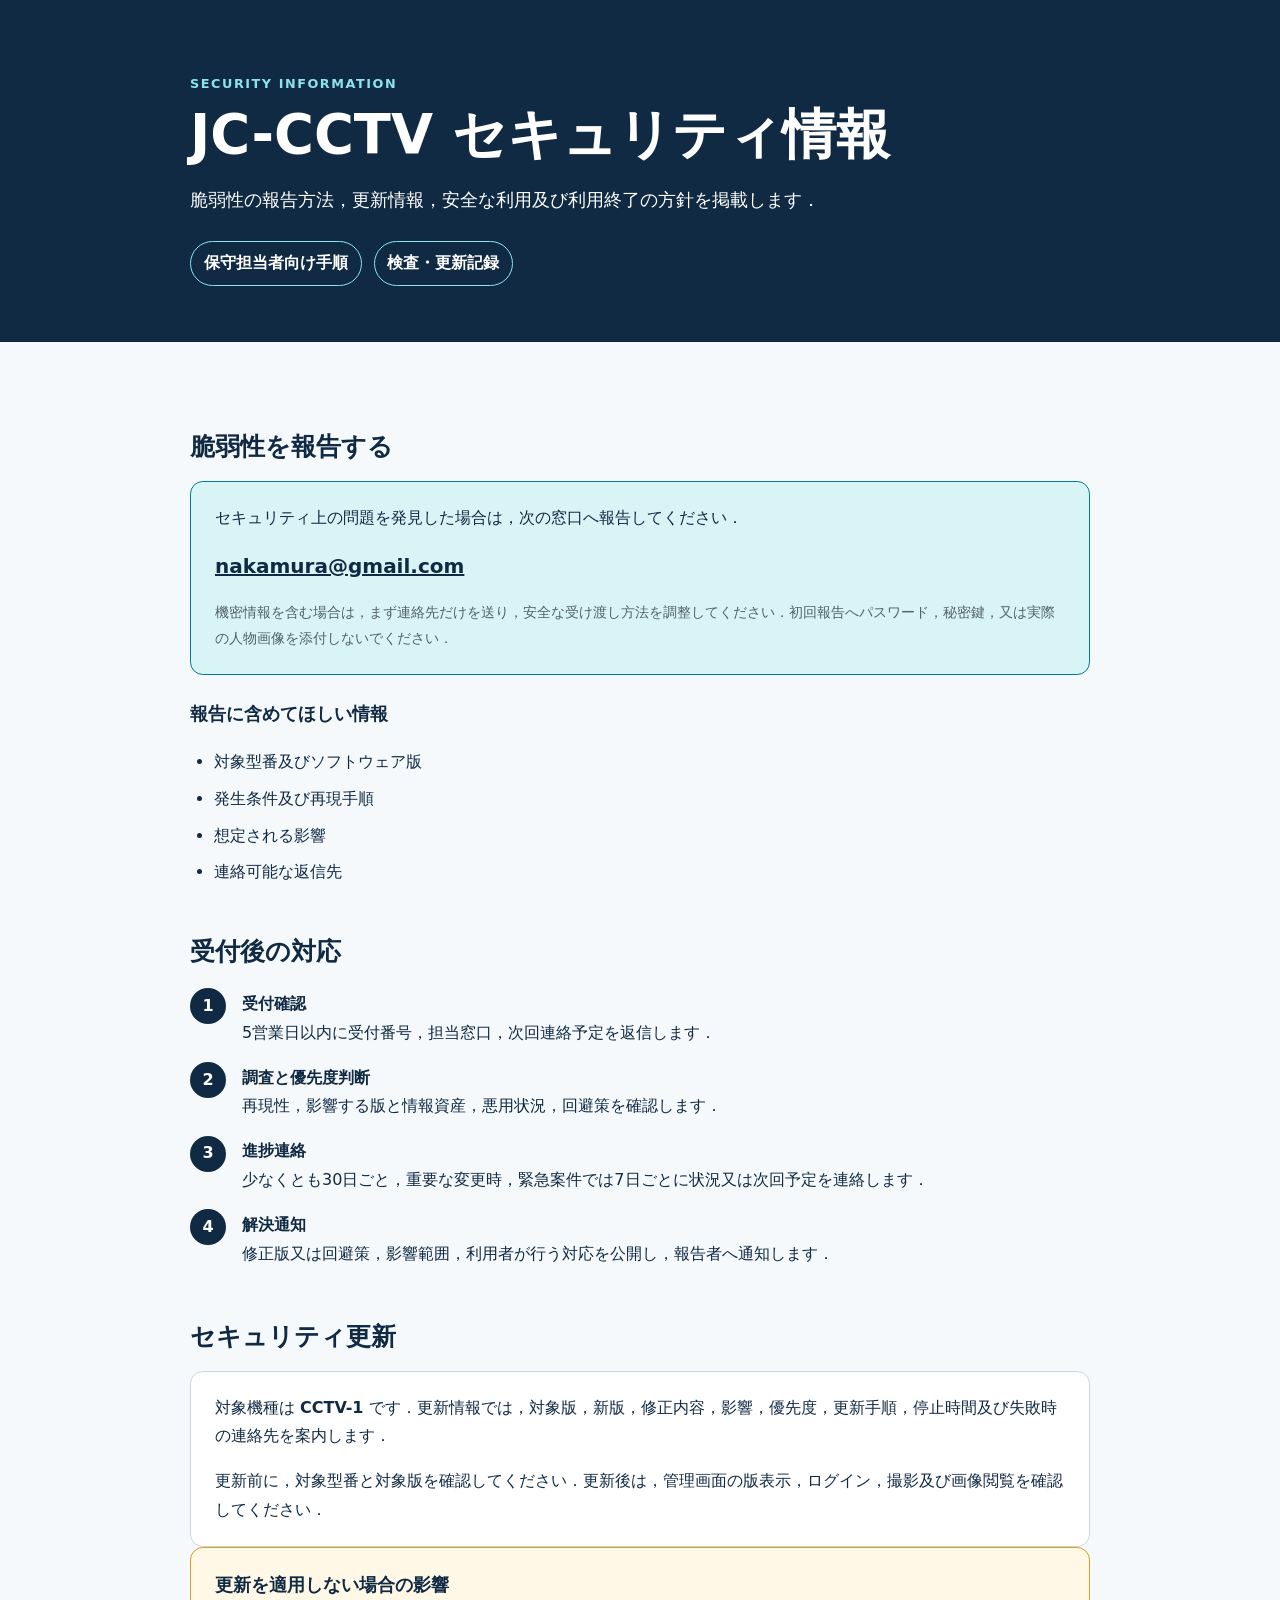
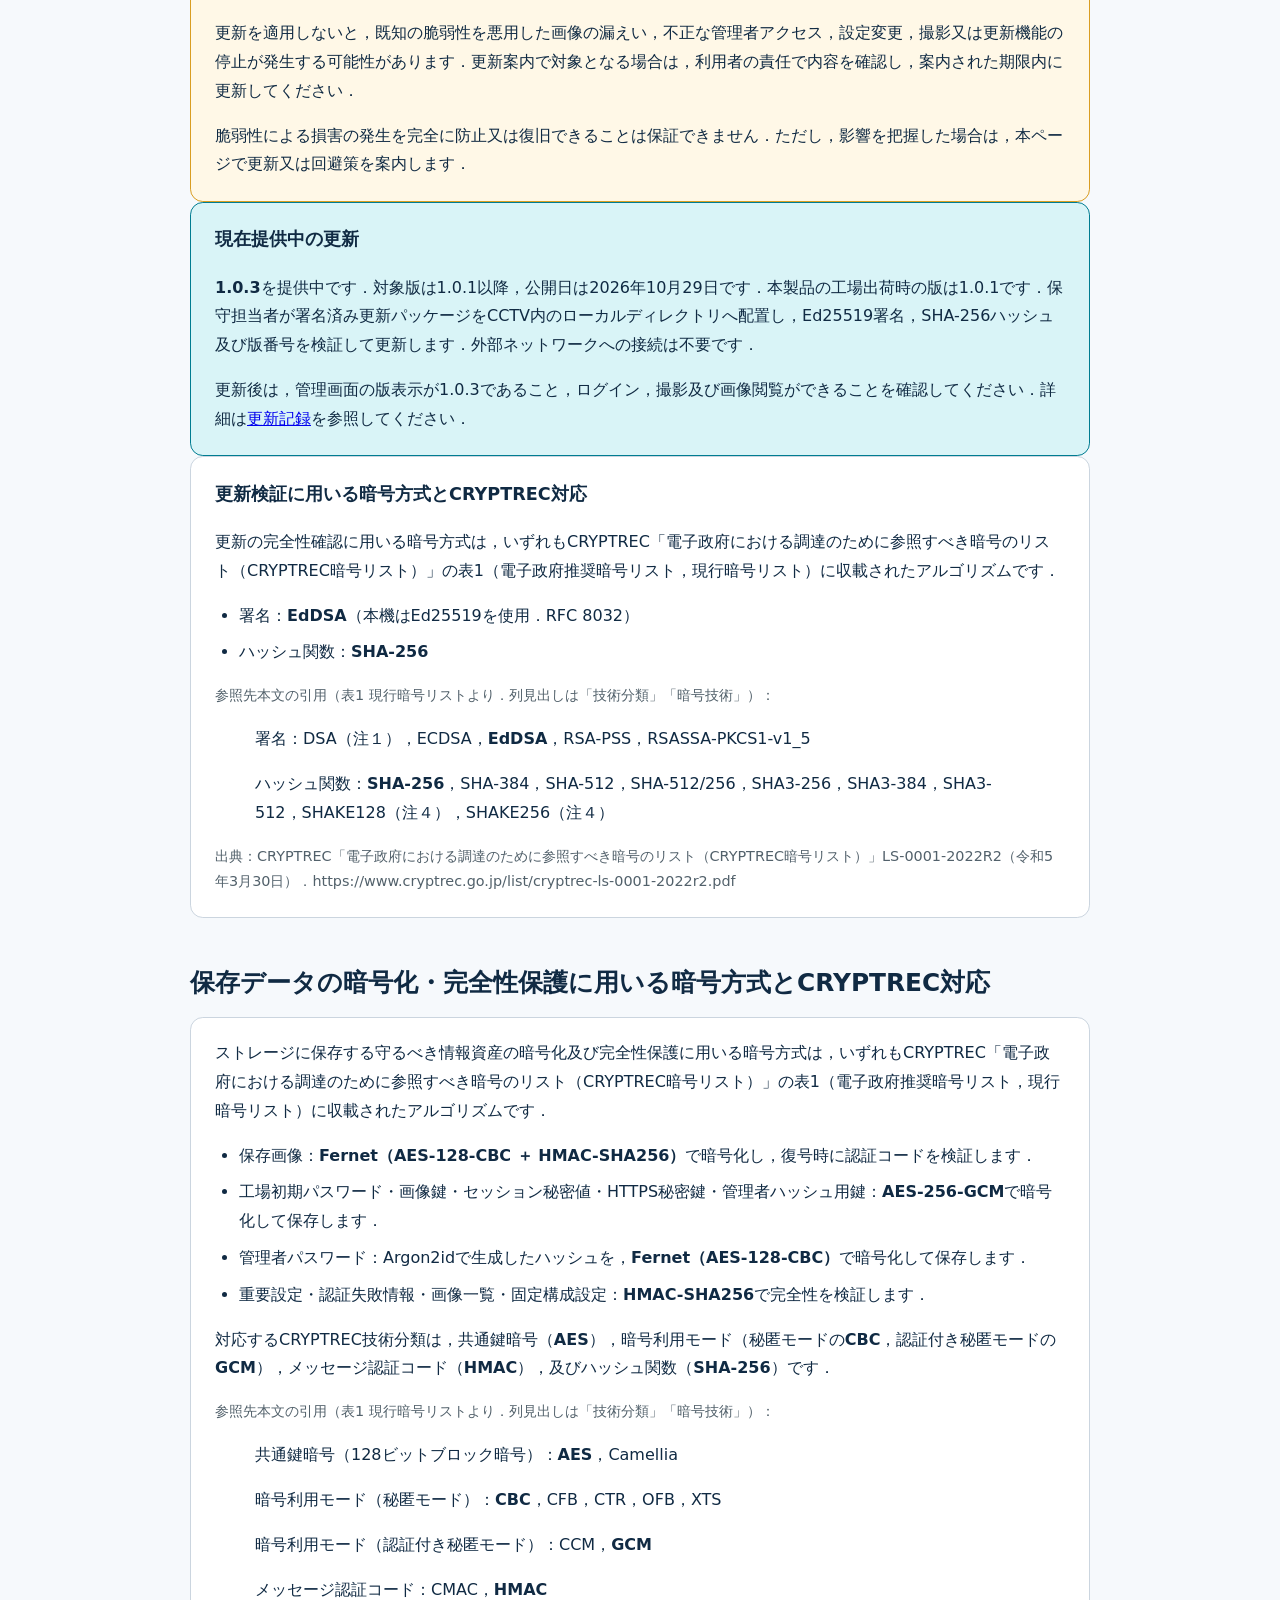
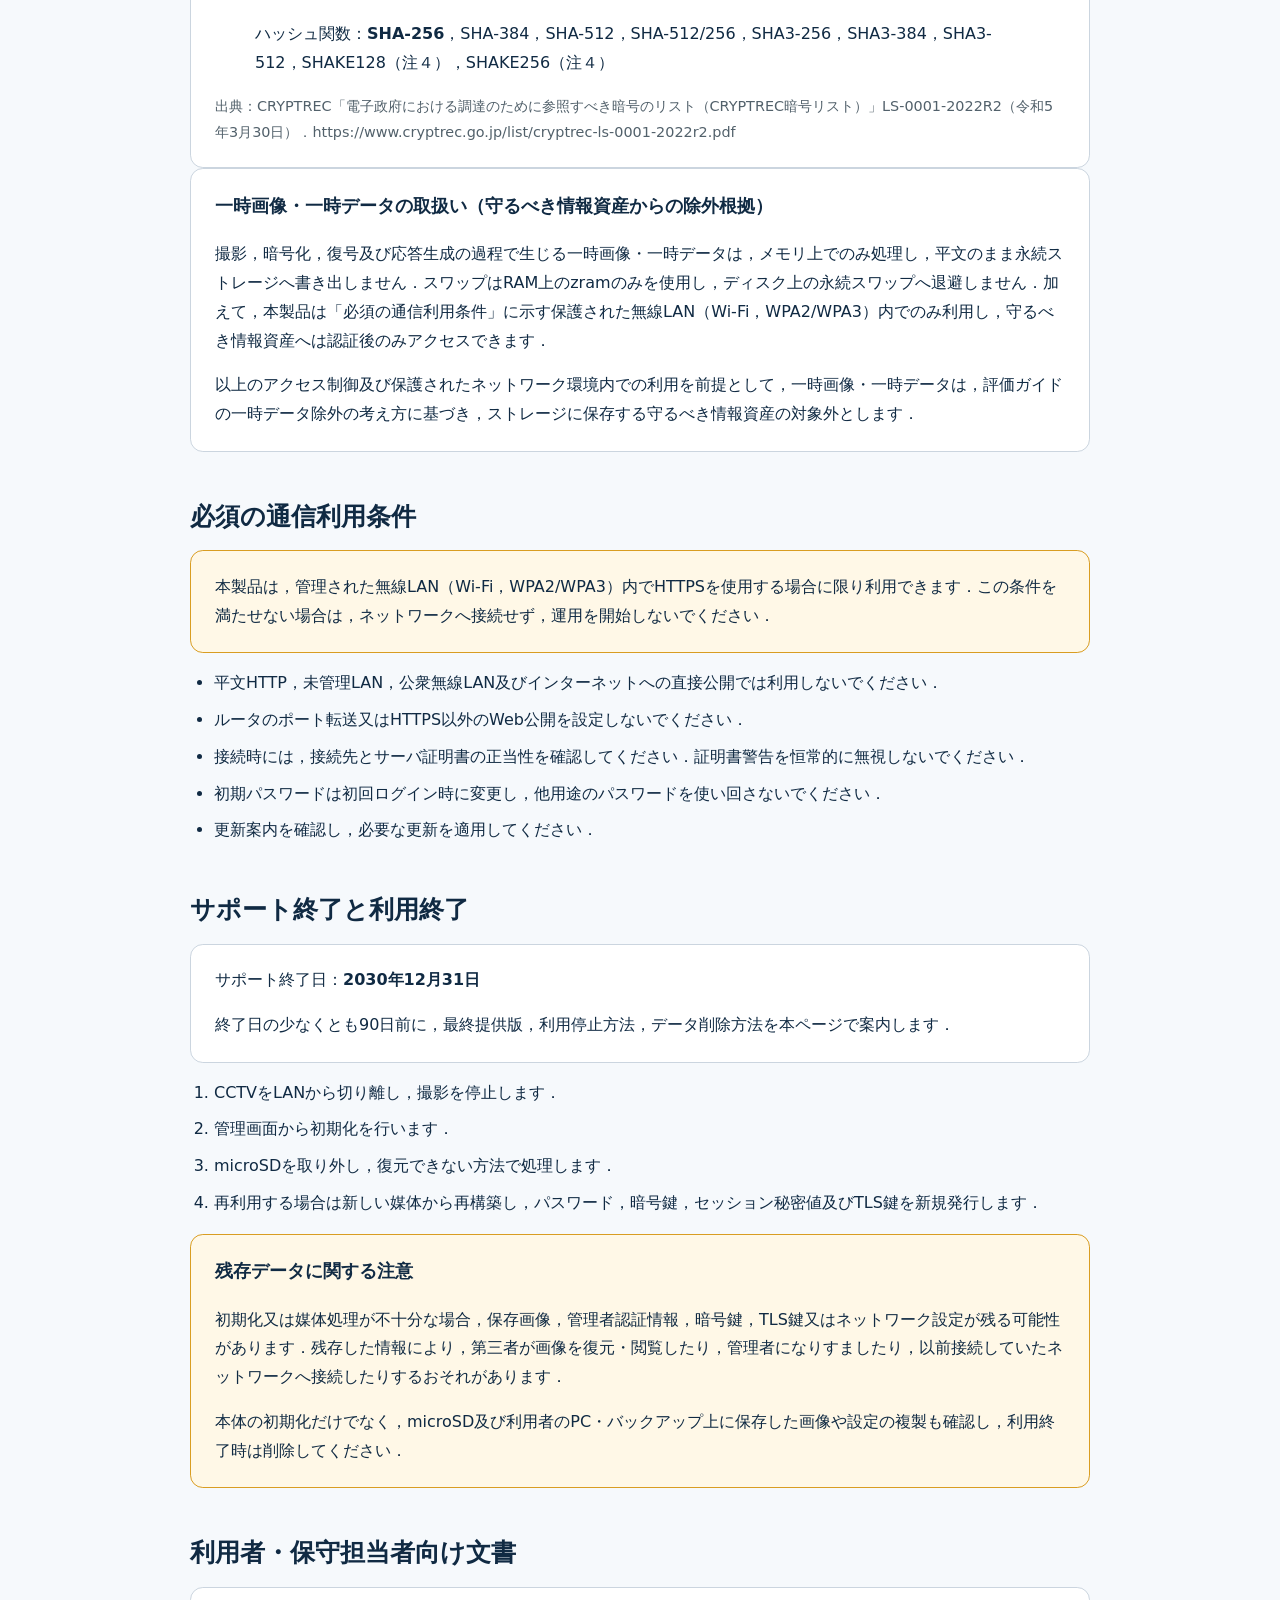
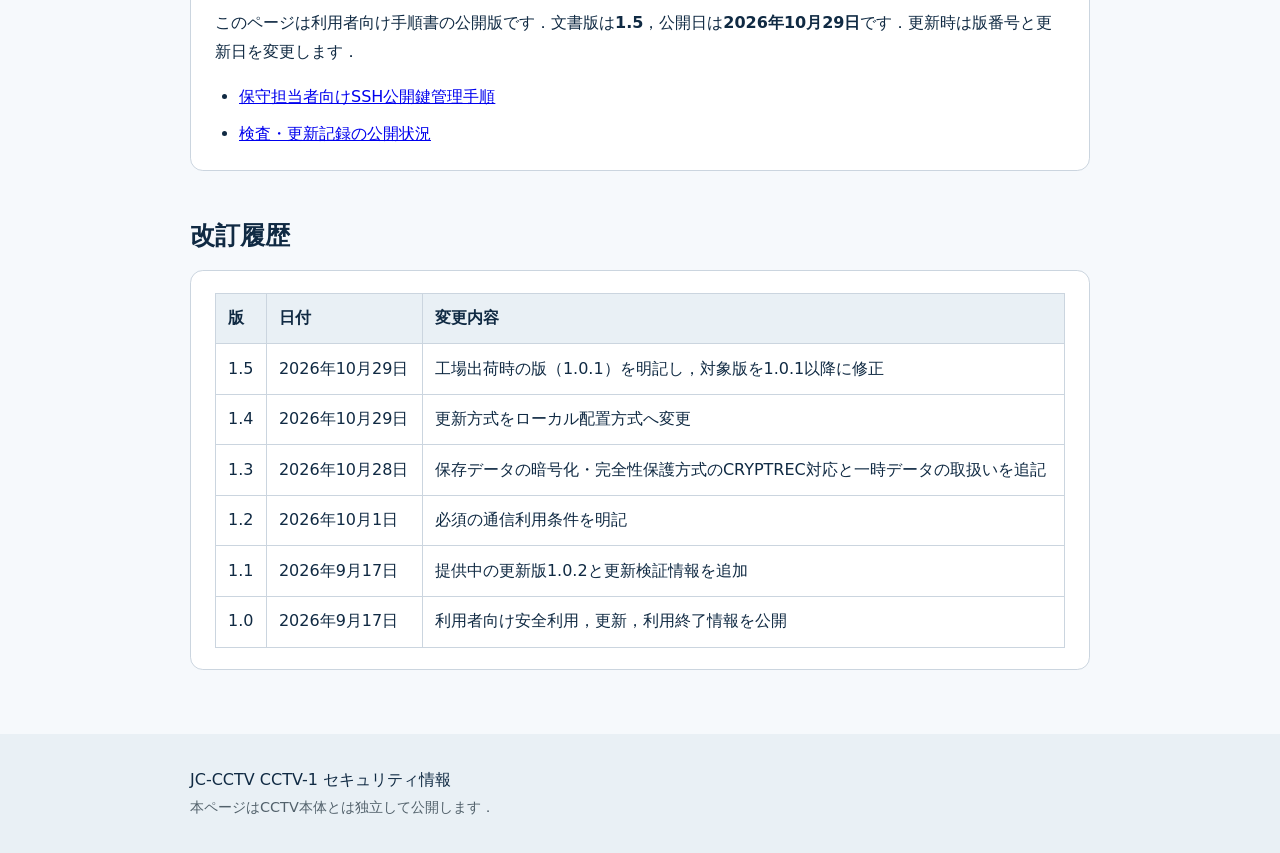
<file: index.html>
<!doctype html>
<html lang="ja">
<head>
  <meta charset="utf-8">
  <meta name="viewport" content="width=device-width, initial-scale=1">
  <meta name="description" content="JC-CCTVの脆弱性報告窓口，セキュリティ更新情報，安全な利用及び利用終了に関する情報です．">
  <title>JC-CCTV セキュリティ情報</title>
  <link rel="stylesheet" href="styles.css">
</head>
<body>
  <header class="site-header">
    <div class="wrap">
      <p class="eyebrow">SECURITY INFORMATION</p>
      <h1>JC-CCTV セキュリティ情報</h1>
      <p class="lead">脆弱性の報告方法，更新情報，安全な利用及び利用終了の方針を掲載します．</p>
      <nav class="site-nav" aria-label="関連情報">
        <a href="maintenance.html">保守担当者向け手順</a>
        <a href="inspection-records.html">検査・更新記録</a>
      </nav>
    </div>
  </header>

  <main class="wrap">
    <section aria-labelledby="reporting-title">
      <h2 id="reporting-title">脆弱性を報告する</h2>
      <div class="panel emphasis">
        <p>セキュリティ上の問題を発見した場合は，次の窓口へ報告してください．</p>
        <p><a class="email" href="mailto:nakamura@gmail.com">nakamura@gmail.com</a></p>
        <p class="small">機密情報を含む場合は，まず連絡先だけを送り，安全な受け渡し方法を調整してください．初回報告へパスワード，秘密鍵，又は実際の人物画像を添付しないでください．</p>
      </div>
      <h3>報告に含めてほしい情報</h3>
      <ul>
        <li>対象型番及びソフトウェア版</li>
        <li>発生条件及び再現手順</li>
        <li>想定される影響</li>
        <li>連絡可能な返信先</li>
      </ul>
    </section>

    <section aria-labelledby="process-title">
      <h2 id="process-title">受付後の対応</h2>
      <ol class="steps">
        <li><strong>受付確認</strong>5営業日以内に受付番号，担当窓口，次回連絡予定を返信します．</li>
        <li><strong>調査と優先度判断</strong>再現性，影響する版と情報資産，悪用状況，回避策を確認します．</li>
        <li><strong>進捗連絡</strong>少なくとも30日ごと，重要な変更時，緊急案件では7日ごとに状況又は次回予定を連絡します．</li>
        <li><strong>解決通知</strong>修正版又は回避策，影響範囲，利用者が行う対応を公開し，報告者へ通知します．</li>
      </ol>
    </section>

    <section aria-labelledby="updates-title">
      <h2 id="updates-title">セキュリティ更新</h2>
      <div class="panel">
        <p>対象機種は <strong>CCTV-1</strong> です．更新情報では，対象版，新版，修正内容，影響，優先度，更新手順，停止時間及び失敗時の連絡先を案内します．</p>
        <p>更新前に，対象型番と対象版を確認してください．更新後は，管理画面の版表示，ログイン，撮影及び画像閲覧を確認してください．</p>
      </div>
      <div class="panel warning" role="note">
        <h3>更新を適用しない場合の影響</h3>
        <p>更新を適用しないと，既知の脆弱性を悪用した画像の漏えい，不正な管理者アクセス，設定変更，撮影又は更新機能の停止が発生する可能性があります．更新案内で対象となる場合は，利用者の責任で内容を確認し，案内された期限内に更新してください．</p>
        <p>脆弱性による損害の発生を完全に防止又は復旧できることは保証できません．ただし，影響を把握した場合は，本ページで更新又は回避策を案内します．</p>
      </div>
      <div class="panel emphasis">
        <h3>現在提供中の更新</h3>
        <p><strong>1.0.3</strong>を提供中です．対象版は1.0.1以降，公開日は2026年10月29日です．本製品の工場出荷時の版は1.0.1です．保守担当者が署名済み更新パッケージをCCTV内のローカルディレクトリへ配置し，Ed25519署名，SHA-256ハッシュ及び版番号を検証して更新します．外部ネットワークへの接続は不要です．</p>
        <p>更新後は，管理画面の版表示が1.0.3であること，ログイン，撮影及び画像閲覧ができることを確認してください．詳細は<a href="inspection-records.html#update-title">更新記録</a>を参照してください．</p>
      </div>
      <div class="panel">
        <h3>更新検証に用いる暗号方式とCRYPTREC対応</h3>
        <p>更新の完全性確認に用いる暗号方式は，いずれもCRYPTREC「電子政府における調達のために参照すべき暗号のリスト（CRYPTREC暗号リスト）」の表1（電子政府推奨暗号リスト，現行暗号リスト）に収載されたアルゴリズムです．</p>
        <ul>
          <li>署名：<strong>EdDSA</strong>（本機はEd25519を使用．RFC 8032）</li>
          <li>ハッシュ関数：<strong>SHA-256</strong></li>
        </ul>
        <p class="small">参照先本文の引用（表1 現行暗号リストより．列見出しは「技術分類」「暗号技術」）：</p>
        <blockquote>
          <p>署名：DSA（注１），ECDSA，<strong>EdDSA</strong>，RSA-PSS，RSASSA-PKCS1-v1_5</p>
          <p>ハッシュ関数：<strong>SHA-256</strong>，SHA-384，SHA-512，SHA-512/256，SHA3-256，SHA3-384，SHA3-512，SHAKE128（注４），SHAKE256（注４）</p>
        </blockquote>
        <p class="small">出典：CRYPTREC「電子政府における調達のために参照すべき暗号のリスト（CRYPTREC暗号リスト）」LS-0001-2022R2（令和5年3月30日）．https://www.cryptrec.go.jp/list/cryptrec-ls-0001-2022r2.pdf</p>
      </div>
    </section>

    <section aria-labelledby="storage-crypto-title">
      <h2 id="storage-crypto-title">保存データの暗号化・完全性保護に用いる暗号方式とCRYPTREC対応</h2>
      <div class="panel">
        <p>ストレージに保存する守るべき情報資産の暗号化及び完全性保護に用いる暗号方式は，いずれもCRYPTREC「電子政府における調達のために参照すべき暗号のリスト（CRYPTREC暗号リスト）」の表1（電子政府推奨暗号リスト，現行暗号リスト）に収載されたアルゴリズムです．</p>
        <ul>
          <li>保存画像：<strong>Fernet（AES-128-CBC ＋ HMAC-SHA256）</strong>で暗号化し，復号時に認証コードを検証します．</li>
          <li>工場初期パスワード・画像鍵・セッション秘密値・HTTPS秘密鍵・管理者ハッシュ用鍵：<strong>AES-256-GCM</strong>で暗号化して保存します．</li>
          <li>管理者パスワード：Argon2idで生成したハッシュを，<strong>Fernet（AES-128-CBC）</strong>で暗号化して保存します．</li>
          <li>重要設定・認証失敗情報・画像一覧・固定構成設定：<strong>HMAC-SHA256</strong>で完全性を検証します．</li>
        </ul>
        <p>対応するCRYPTREC技術分類は，共通鍵暗号（<strong>AES</strong>），暗号利用モード（秘匿モードの<strong>CBC</strong>，認証付き秘匿モードの<strong>GCM</strong>），メッセージ認証コード（<strong>HMAC</strong>），及びハッシュ関数（<strong>SHA-256</strong>）です．</p>
        <p class="small">参照先本文の引用（表1 現行暗号リストより．列見出しは「技術分類」「暗号技術」）：</p>
        <blockquote>
          <p>共通鍵暗号（128ビットブロック暗号）：<strong>AES</strong>，Camellia</p>
          <p>暗号利用モード（秘匿モード）：<strong>CBC</strong>，CFB，CTR，OFB，XTS</p>
          <p>暗号利用モード（認証付き秘匿モード）：CCM，<strong>GCM</strong></p>
          <p>メッセージ認証コード：CMAC，<strong>HMAC</strong></p>
          <p>ハッシュ関数：<strong>SHA-256</strong>，SHA-384，SHA-512，SHA-512/256，SHA3-256，SHA3-384，SHA3-512，SHAKE128（注４），SHAKE256（注４）</p>
        </blockquote>
        <p class="small">出典：CRYPTREC「電子政府における調達のために参照すべき暗号のリスト（CRYPTREC暗号リスト）」LS-0001-2022R2（令和5年3月30日）．https://www.cryptrec.go.jp/list/cryptrec-ls-0001-2022r2.pdf</p>
      </div>
      <div class="panel">
        <h3>一時画像・一時データの取扱い（守るべき情報資産からの除外根拠）</h3>
        <p>撮影，暗号化，復号及び応答生成の過程で生じる一時画像・一時データは，メモリ上でのみ処理し，平文のまま永続ストレージへ書き出しません．スワップはRAM上のzramのみを使用し，ディスク上の永続スワップへ退避しません．加えて，本製品は「必須の通信利用条件」に示す保護された無線LAN（Wi-Fi，WPA2/WPA3）内でのみ利用し，守るべき情報資産へは認証後のみアクセスできます．</p>
        <p>以上のアクセス制御及び保護されたネットワーク環境内での利用を前提として，一時画像・一時データは，評価ガイドの一時データ除外の考え方に基づき，ストレージに保存する守るべき情報資産の対象外とします．</p>
      </div>
    </section>

    <section aria-labelledby="safe-use-title">
      <h2 id="safe-use-title">必須の通信利用条件</h2>
      <div class="panel warning" role="note">
        <p>本製品は，管理された無線LAN（Wi-Fi，WPA2/WPA3）内でHTTPSを使用する場合に限り利用できます．この条件を満たせない場合は，ネットワークへ接続せず，運用を開始しないでください．</p>
      </div>
      <ul>
        <li>平文HTTP，未管理LAN，公衆無線LAN及びインターネットへの直接公開では利用しないでください．</li>
        <li>ルータのポート転送又はHTTPS以外のWeb公開を設定しないでください．</li>
        <li>接続時には，接続先とサーバ証明書の正当性を確認してください．証明書警告を恒常的に無視しないでください．</li>
        <li>初期パスワードは初回ログイン時に変更し，他用途のパスワードを使い回さないでください．</li>
        <li>更新案内を確認し，必要な更新を適用してください．</li>
      </ul>
    </section>

    <section aria-labelledby="end-title">
      <h2 id="end-title">サポート終了と利用終了</h2>
      <div class="panel">
        <p>サポート終了日：<strong>2030年12月31日</strong></p>
        <p>終了日の少なくとも90日前に，最終提供版，利用停止方法，データ削除方法を本ページで案内します．</p>
      </div>
      <ol>
        <li>CCTVをLANから切り離し，撮影を停止します．</li>
        <li>管理画面から初期化を行います．</li>
        <li>microSDを取り外し，復元できない方法で処理します．</li>
        <li>再利用する場合は新しい媒体から再構築し，パスワード，暗号鍵，セッション秘密値及びTLS鍵を新規発行します．</li>
      </ol>
      <div class="panel warning" role="note">
        <h3>残存データに関する注意</h3>
        <p>初期化又は媒体処理が不十分な場合，保存画像，管理者認証情報，暗号鍵，TLS鍵又はネットワーク設定が残る可能性があります．残存した情報により，第三者が画像を復元・閲覧したり，管理者になりすましたり，以前接続していたネットワークへ接続したりするおそれがあります．</p>
        <p>本体の初期化だけでなく，microSD及び利用者のPC・バックアップ上に保存した画像や設定の複製も確認し，利用終了時は削除してください．</p>
      </div>
    </section>

    <section aria-labelledby="documents-title">
      <h2 id="documents-title">利用者・保守担当者向け文書</h2>
      <div class="panel">
        <p>このページは利用者向け手順書の公開版です．文書版は<strong>1.5</strong>，公開日は<strong>2026年10月29日</strong>です．更新時は版番号と更新日を変更します．</p>
        <ul>
          <li><a href="maintenance.html">保守担当者向けSSH公開鍵管理手順</a></li>
          <li><a href="inspection-records.html">検査・更新記録の公開状況</a></li>
        </ul>
      </div>
    </section>

    <section aria-labelledby="revision-title">
      <h2 id="revision-title">改訂履歴</h2>
      <div class="panel">
        <table>
          <thead><tr><th>版</th><th>日付</th><th>変更内容</th></tr></thead>
          <tbody><tr><td>1.5</td><td>2026年10月29日</td><td>工場出荷時の版（1.0.1）を明記し，対象版を1.0.1以降に修正</td></tr><tr><td>1.4</td><td>2026年10月29日</td><td>更新方式をローカル配置方式へ変更</td></tr><tr><td>1.3</td><td>2026年10月28日</td><td>保存データの暗号化・完全性保護方式のCRYPTREC対応と一時データの取扱いを追記</td></tr><tr><td>1.2</td><td>2026年10月1日</td><td>必須の通信利用条件を明記</td></tr><tr><td>1.1</td><td>2026年9月17日</td><td>提供中の更新版1.0.2と更新検証情報を追加</td></tr><tr><td>1.0</td><td>2026年9月17日</td><td>利用者向け安全利用，更新，利用終了情報を公開</td></tr></tbody>
        </table>
      </div>
    </section>
  </main>

  <footer class="site-footer">
    <div class="wrap">
      <p>JC-CCTV CCTV-1 セキュリティ情報</p>
      <p class="small">本ページはCCTV本体とは独立して公開します．</p>
    </div>
  </footer>

</body>
</html>
</file>
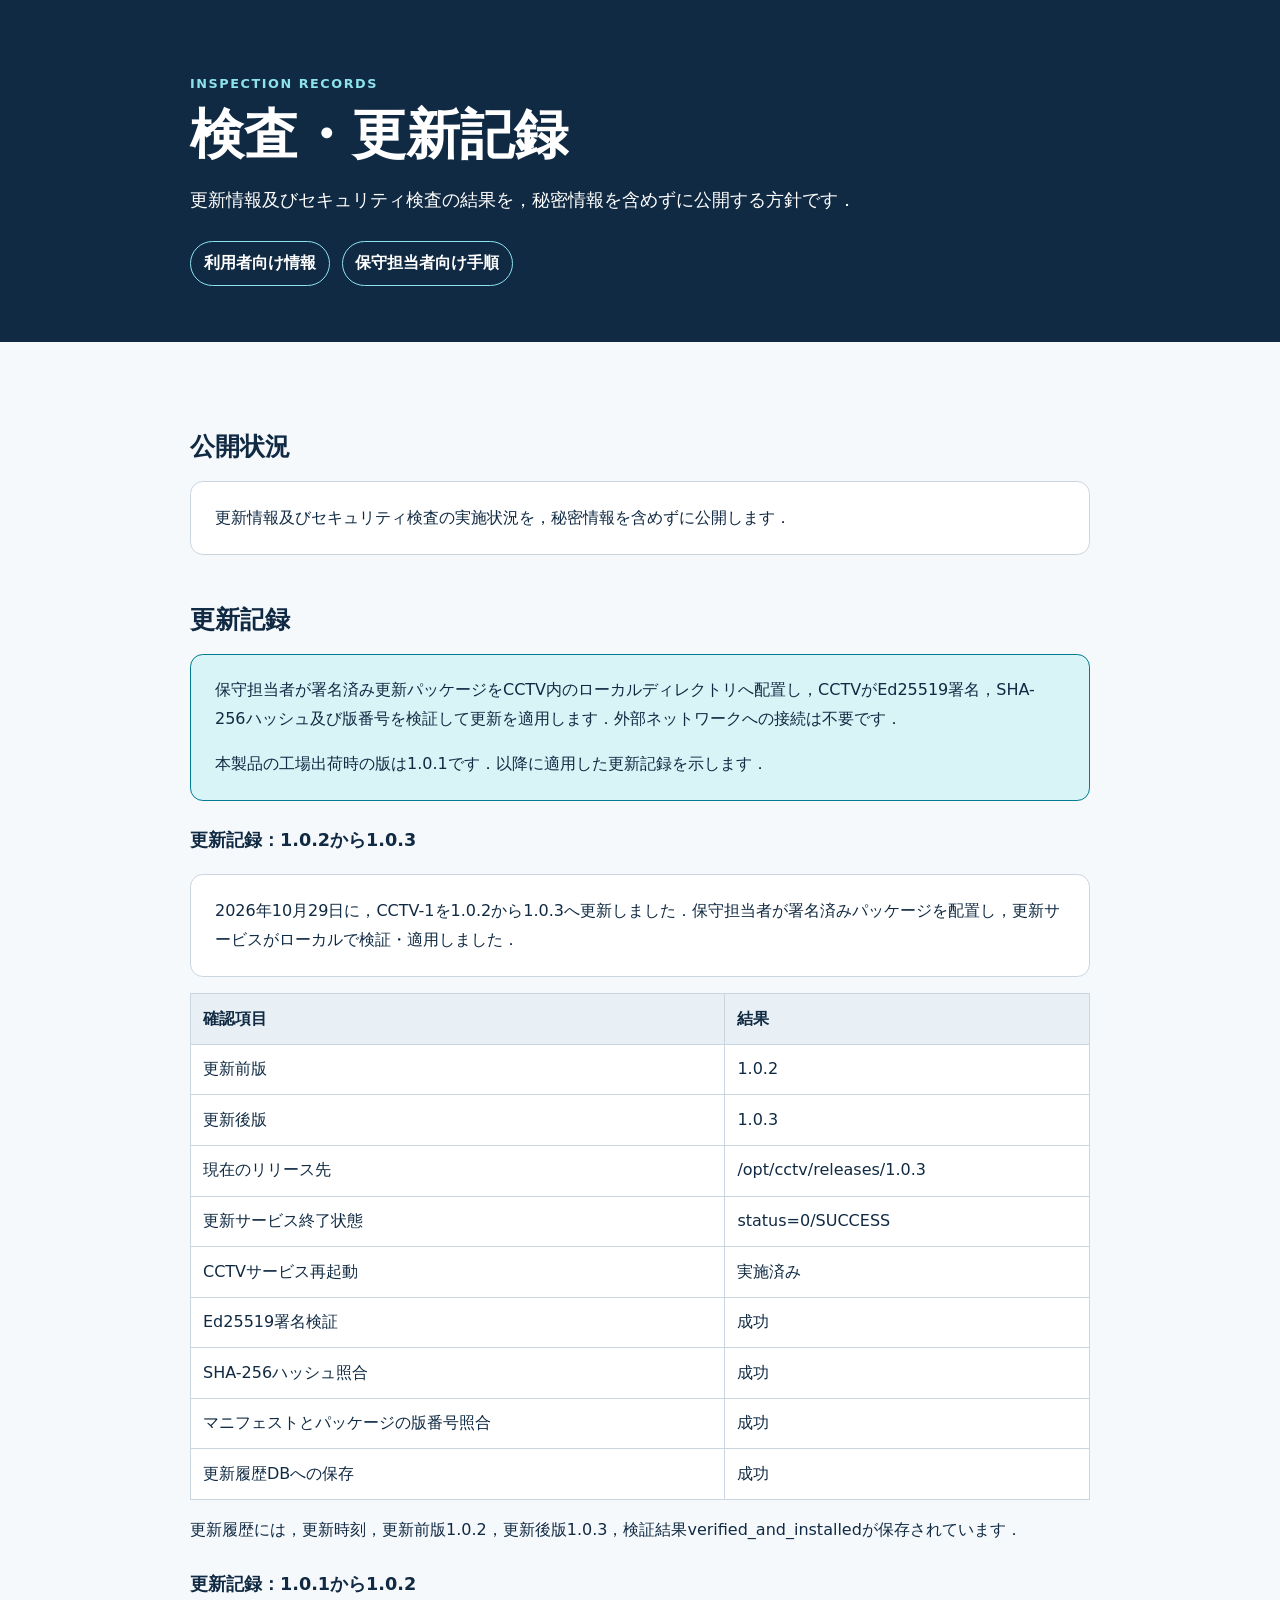
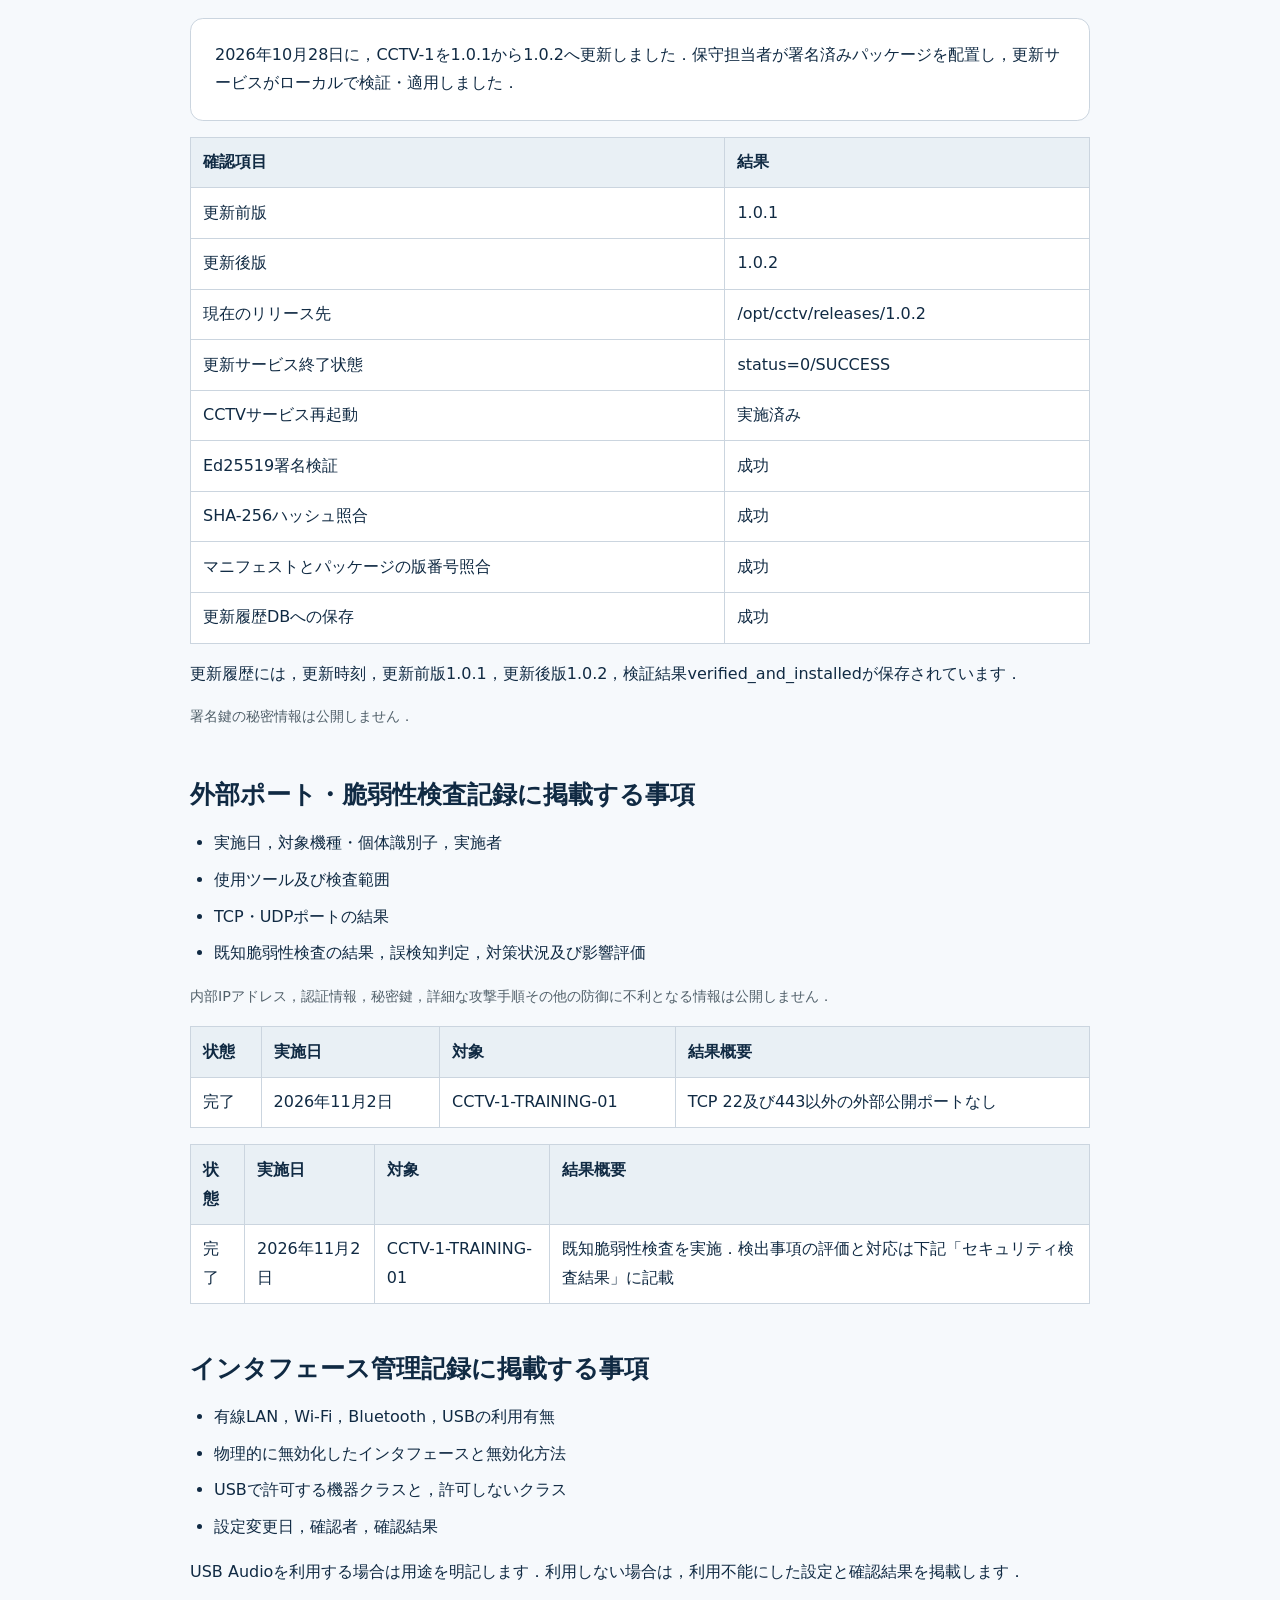
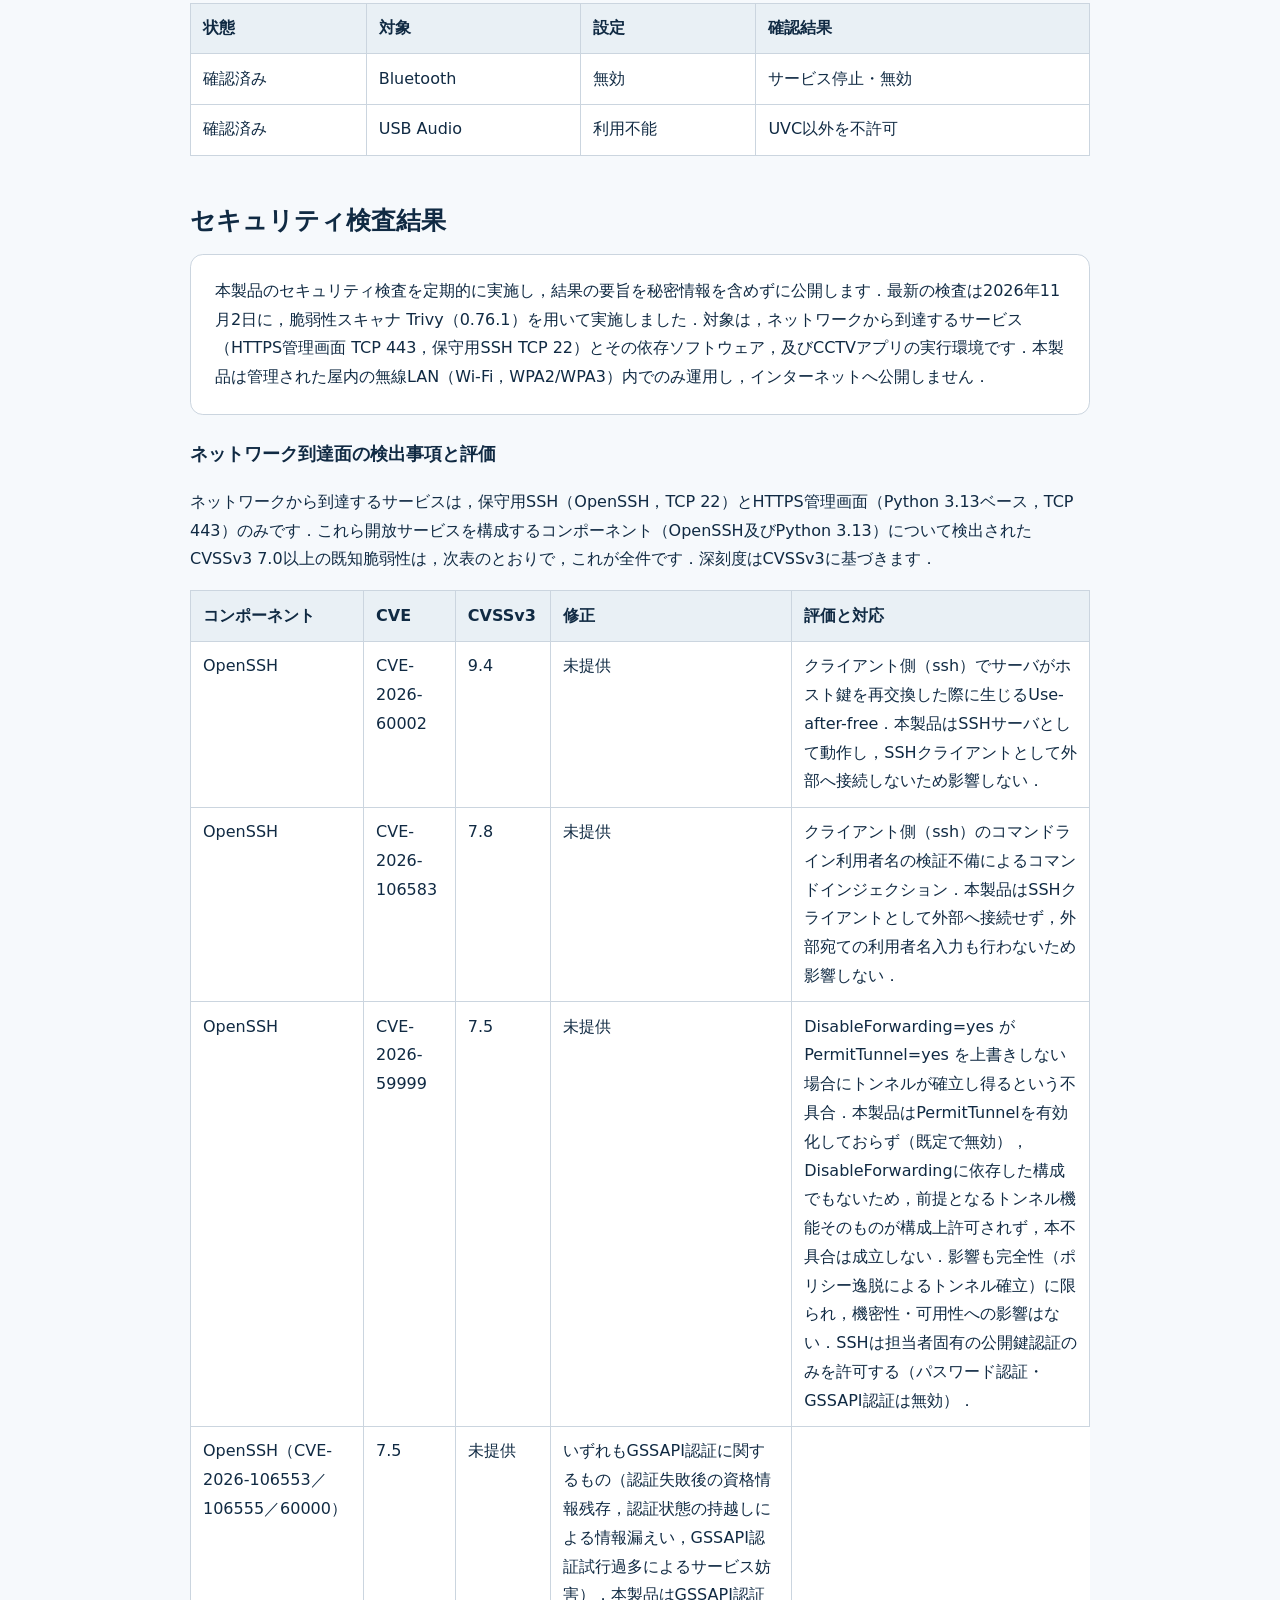
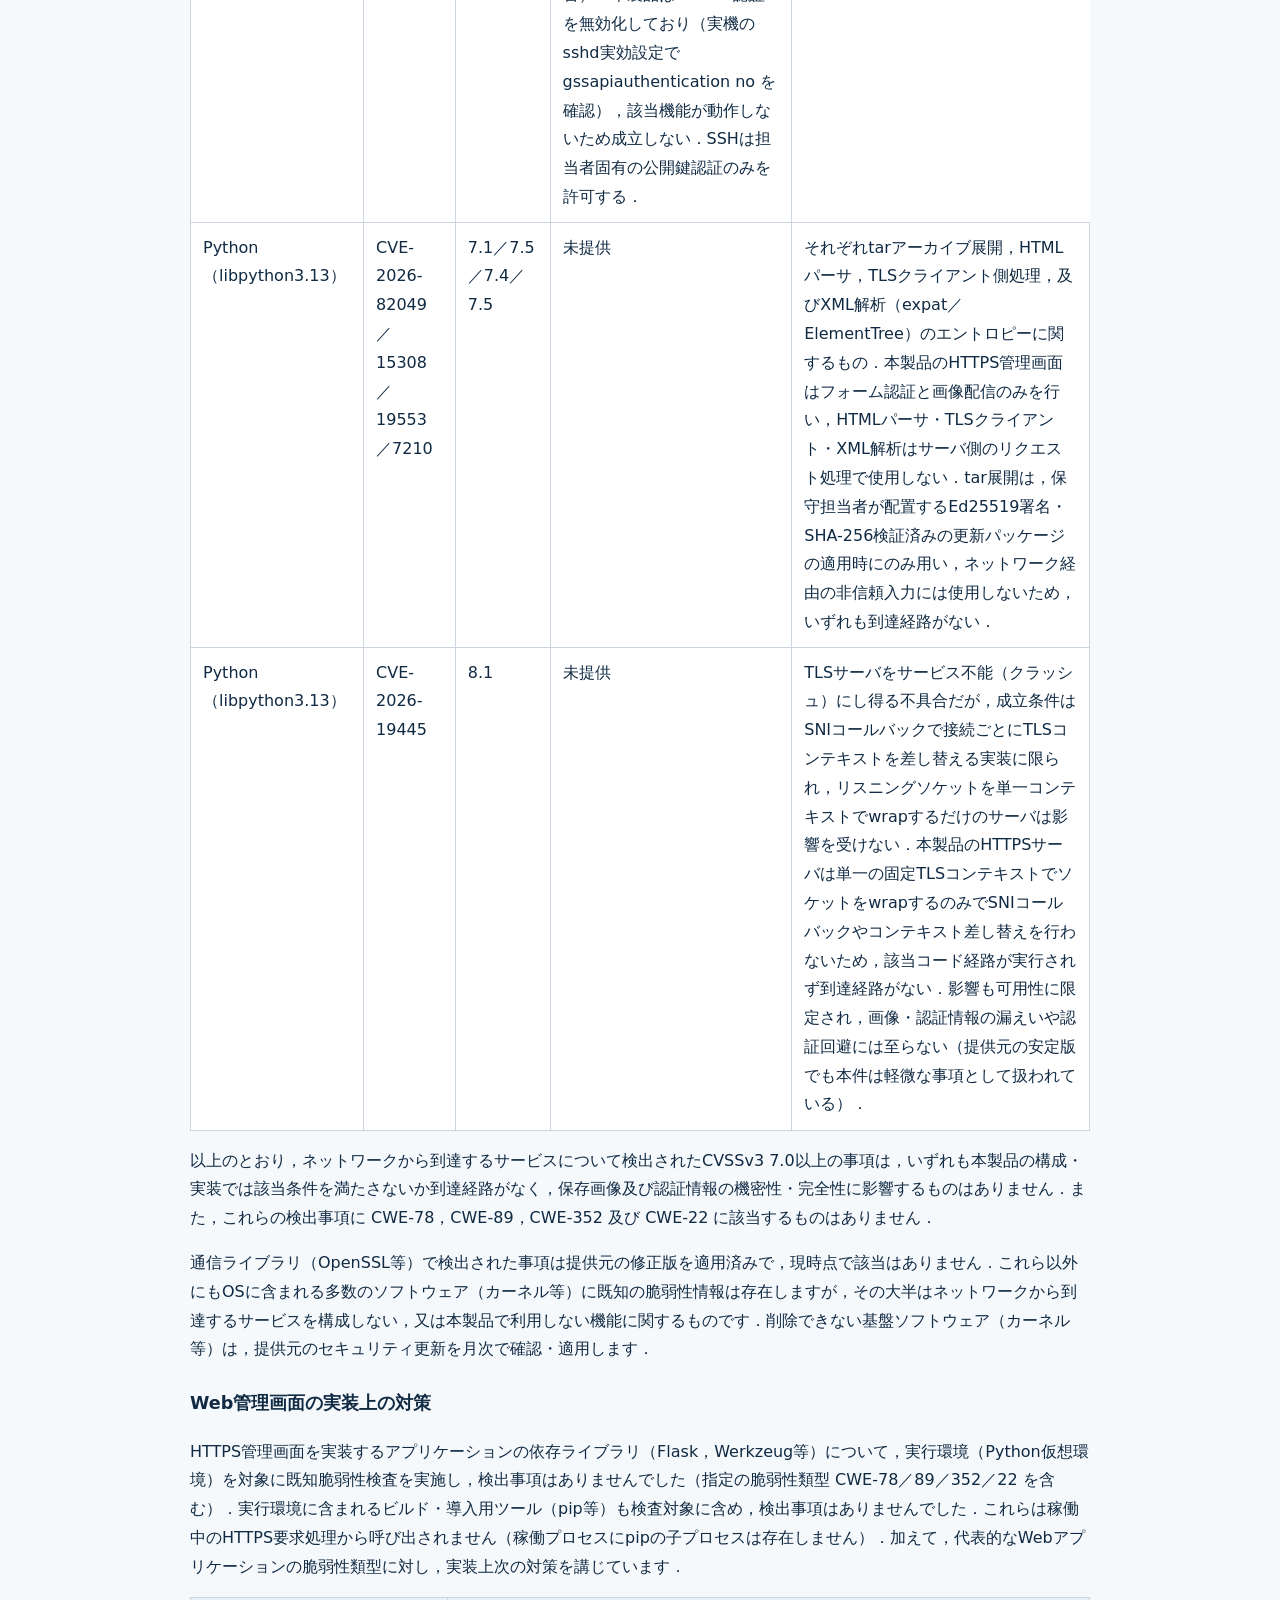
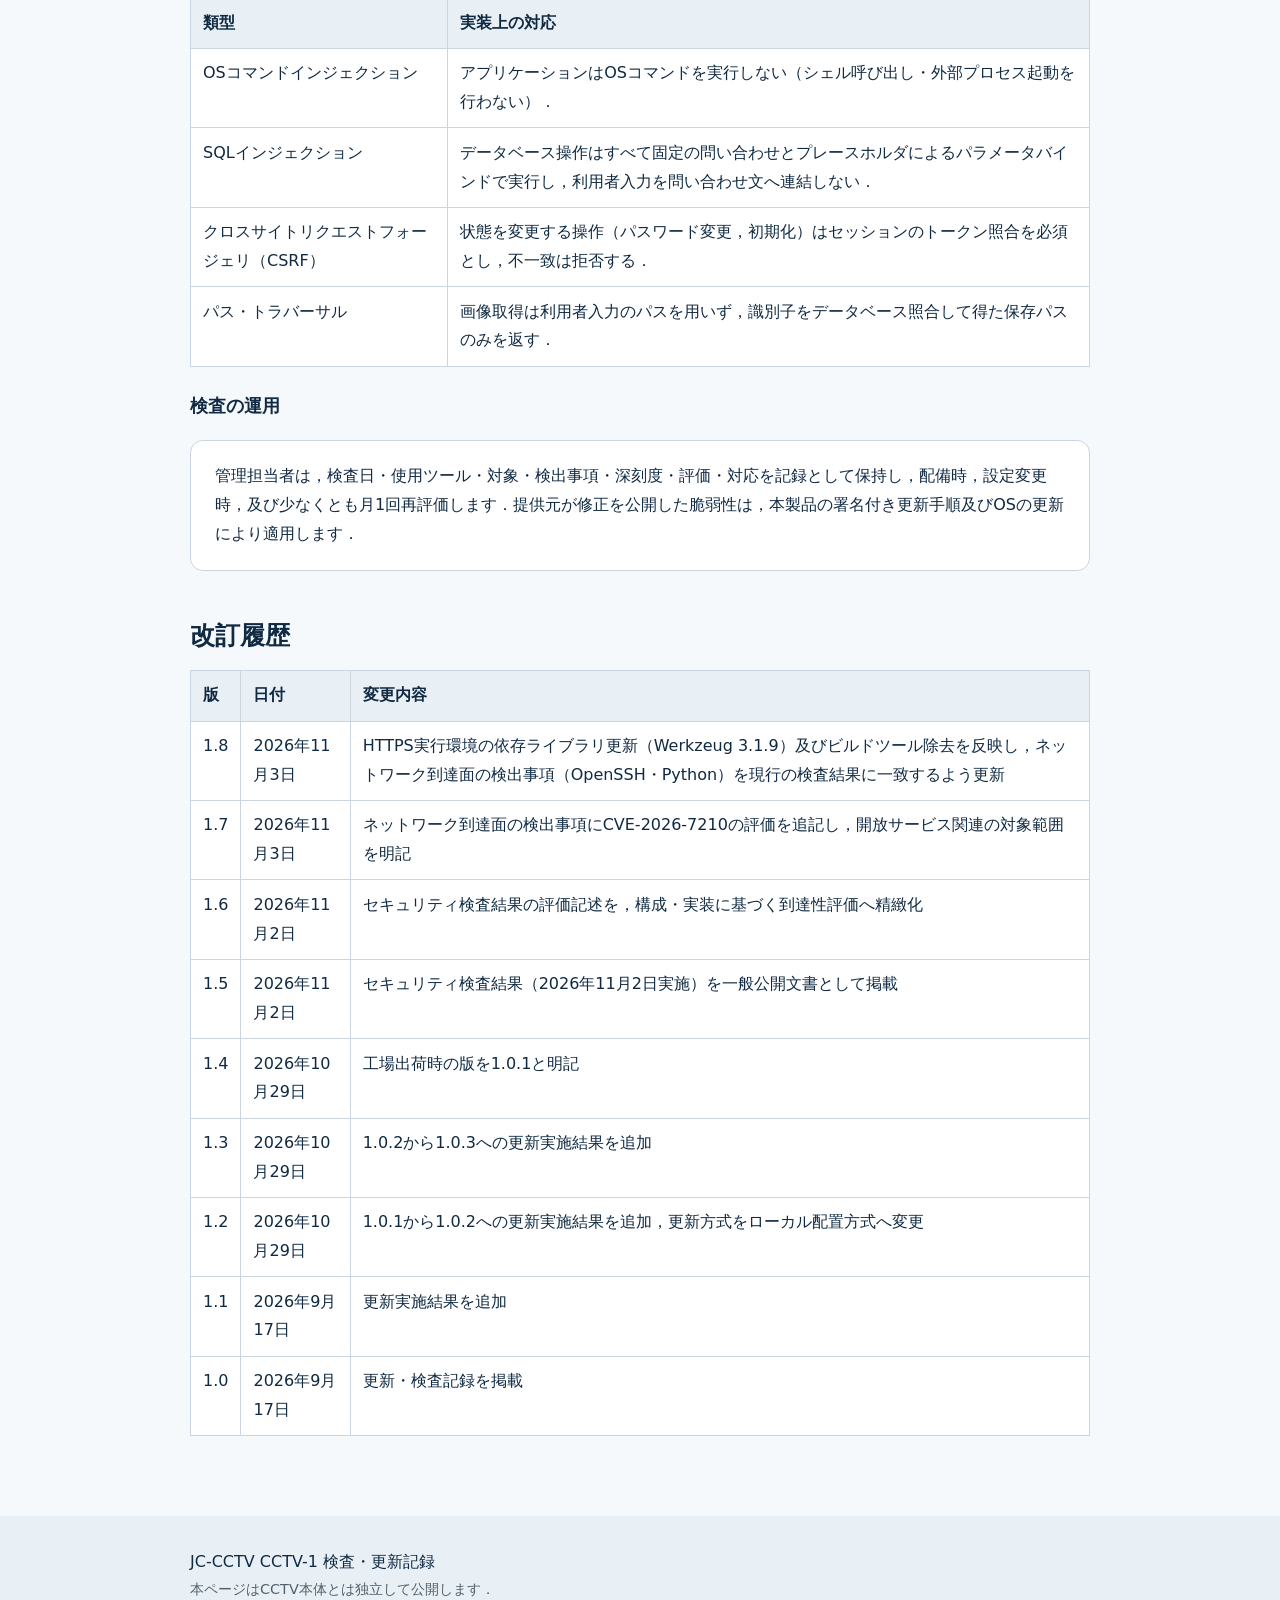
<file: inspection-records.html>
<!doctype html>
<html lang="ja">
<head>
  <meta charset="utf-8">
  <meta name="viewport" content="width=device-width, initial-scale=1">
  <meta name="description" content="JC-CCTVの検査及び更新記録の公開方針です．">
  <title>JC-CCTV 検査・更新記録</title>
  <link rel="stylesheet" href="styles.css">
</head>
<body>
  <header class="site-header">
    <div class="wrap">
      <p class="eyebrow">INSPECTION RECORDS</p>
      <h1>検査・更新記録</h1>
      <p class="lead">更新情報及びセキュリティ検査の結果を，秘密情報を含めずに公開する方針です．</p>
      <nav class="site-nav" aria-label="関連情報"><a href="index.html">利用者向け情報</a><a href="maintenance.html">保守担当者向け手順</a></nav>
    </div>
  </header>

  <main class="wrap">
    <section aria-labelledby="status-title">
      <h2 id="status-title">公開状況</h2>
      <div class="panel">
        <p>更新情報及びセキュリティ検査の実施状況を，秘密情報を含めずに公開します．</p>
      </div>
    </section>

    <section aria-labelledby="update-title">
      <h2 id="update-title">更新記録</h2>
      <div class="panel emphasis">
        <p>保守担当者が署名済み更新パッケージをCCTV内のローカルディレクトリへ配置し，CCTVがEd25519署名，SHA-256ハッシュ及び版番号を検証して更新を適用します．外部ネットワークへの接続は不要です．</p>
        <p>本製品の工場出荷時の版は1.0.1です．以降に適用した更新記録を示します．</p>
      </div>

      <h3>更新記録：1.0.2から1.0.3</h3>
      <div class="panel">
        <p>2026年10月29日に，CCTV-1を1.0.2から1.0.3へ更新しました．保守担当者が署名済みパッケージを配置し，更新サービスがローカルで検証・適用しました．</p>
      </div>
      <table>
        <thead><tr><th>確認項目</th><th>結果</th></tr></thead>
        <tbody>
          <tr><td>更新前版</td><td>1.0.2</td></tr>
          <tr><td>更新後版</td><td>1.0.3</td></tr>
          <tr><td>現在のリリース先</td><td>/opt/cctv/releases/1.0.3</td></tr>
          <tr><td>更新サービス終了状態</td><td>status=0/SUCCESS</td></tr>
          <tr><td>CCTVサービス再起動</td><td>実施済み</td></tr>
          <tr><td>Ed25519署名検証</td><td>成功</td></tr>
          <tr><td>SHA-256ハッシュ照合</td><td>成功</td></tr>
          <tr><td>マニフェストとパッケージの版番号照合</td><td>成功</td></tr>
          <tr><td>更新履歴DBへの保存</td><td>成功</td></tr>
        </tbody>
      </table>
      <p>更新履歴には，更新時刻，更新前版1.0.2，更新後版1.0.3，検証結果verified_and_installedが保存されています．</p>

      <h3>更新記録：1.0.1から1.0.2</h3>
      <div class="panel">
        <p>2026年10月28日に，CCTV-1を1.0.1から1.0.2へ更新しました．保守担当者が署名済みパッケージを配置し，更新サービスがローカルで検証・適用しました．</p>
      </div>
      <table>
        <thead><tr><th>確認項目</th><th>結果</th></tr></thead>
        <tbody>
          <tr><td>更新前版</td><td>1.0.1</td></tr>
          <tr><td>更新後版</td><td>1.0.2</td></tr>
          <tr><td>現在のリリース先</td><td>/opt/cctv/releases/1.0.2</td></tr>
          <tr><td>更新サービス終了状態</td><td>status=0/SUCCESS</td></tr>
          <tr><td>CCTVサービス再起動</td><td>実施済み</td></tr>
          <tr><td>Ed25519署名検証</td><td>成功</td></tr>
          <tr><td>SHA-256ハッシュ照合</td><td>成功</td></tr>
          <tr><td>マニフェストとパッケージの版番号照合</td><td>成功</td></tr>
          <tr><td>更新履歴DBへの保存</td><td>成功</td></tr>
        </tbody>
      </table>
      <p>更新履歴には，更新時刻，更新前版1.0.1，更新後版1.0.2，検証結果verified_and_installedが保存されています．</p>

      <p class="small">署名鍵の秘密情報は公開しません．</p>
    </section>

    <section aria-labelledby="network-title">
      <h2 id="network-title">外部ポート・脆弱性検査記録に掲載する事項</h2>
      <ul>
        <li>実施日，対象機種・個体識別子，実施者</li>
        <li>使用ツール及び検査範囲</li>
        <li>TCP・UDPポートの結果</li>
        <li>既知脆弱性検査の結果，誤検知判定，対策状況及び影響評価</li>
      </ul>
      <p class="small">内部IPアドレス，認証情報，秘密鍵，詳細な攻撃手順その他の防御に不利となる情報は公開しません．</p>
      <table>
        <thead><tr><th>状態</th><th>実施日</th><th>対象</th><th>結果概要</th></tr></thead>
        <tbody><tr><td>完了</td><td>2026年11月2日</td><td>CCTV-1-TRAINING-01</td><td>TCP 22及び443以外の外部公開ポートなし</td></tr></tbody>
      </table>
      <table>
        <thead><tr><th>状態</th><th>実施日</th><th>対象</th><th>結果概要</th></tr></thead>
        <tbody><tr><td>完了</td><td>2026年11月2日</td><td>CCTV-1-TRAINING-01</td><td>既知脆弱性検査を実施．検出事項の評価と対応は下記「セキュリティ検査結果」に記載</td></tr></tbody>
      </table>
    </section>

    <section aria-labelledby="interface-title">
      <h2 id="interface-title">インタフェース管理記録に掲載する事項</h2>
      <ul>
        <li>有線LAN，Wi-Fi，Bluetooth，USBの利用有無</li>
        <li>物理的に無効化したインタフェースと無効化方法</li>
        <li>USBで許可する機器クラスと，許可しないクラス</li>
        <li>設定変更日，確認者，確認結果</li>
      </ul>
      <p>USB Audioを利用する場合は用途を明記します．利用しない場合は，利用不能にした設定と確認結果を掲載します．</p>
      <table>
        <thead><tr><th>状態</th><th>対象</th><th>設定</th><th>確認結果</th></tr></thead>
        <tbody><tr><td>確認済み</td><td>Bluetooth</td><td>無効</td><td>サービス停止・無効</td></tr><tr><td>確認済み</td><td>USB Audio</td><td>利用不能</td><td>UVC以外を不許可</td></tr></tbody>
      </table>
    </section>

    <section aria-labelledby="vuln-analysis-title">
      <h2 id="vuln-analysis-title">セキュリティ検査結果</h2>
      <div class="panel">
        <p>本製品のセキュリティ検査を定期的に実施し，結果の要旨を秘密情報を含めずに公開します．最新の検査は2026年11月2日に，脆弱性スキャナ Trivy（0.76.1）を用いて実施しました．対象は，ネットワークから到達するサービス（HTTPS管理画面 TCP 443，保守用SSH TCP 22）とその依存ソフトウェア，及びCCTVアプリの実行環境です．本製品は管理された屋内の無線LAN（Wi-Fi，WPA2/WPA3）内でのみ運用し，インターネットへ公開しません．</p>
      </div>

      <h3>ネットワーク到達面の検出事項と評価</h3>
      <p>ネットワークから到達するサービスは，保守用SSH（OpenSSH，TCP 22）とHTTPS管理画面（Python 3.13ベース，TCP 443）のみです．これら開放サービスを構成するコンポーネント（OpenSSH及びPython 3.13）について検出されたCVSSv3 7.0以上の既知脆弱性は，次表のとおりで，これが全件です．深刻度はCVSSv3に基づきます．</p>
      <table>
        <thead><tr><th>コンポーネント</th><th>CVE</th><th>CVSSv3</th><th>修正</th><th>評価と対応</th></tr></thead>
        <tbody>
          <tr><td>OpenSSH</td><td>CVE-2026-60002</td><td>9.4</td><td>未提供</td><td>クライアント側（ssh）でサーバがホスト鍵を再交換した際に生じるUse-after-free．本製品はSSHサーバとして動作し，SSHクライアントとして外部へ接続しないため影響しない．</td></tr>
          <tr><td>OpenSSH</td><td>CVE-2026-106583</td><td>7.8</td><td>未提供</td><td>クライアント側（ssh）のコマンドライン利用者名の検証不備によるコマンドインジェクション．本製品はSSHクライアントとして外部へ接続せず，外部宛ての利用者名入力も行わないため影響しない．</td></tr>
          <tr><td>OpenSSH</td><td>CVE-2026-59999</td><td>7.5</td><td>未提供</td><td>DisableForwarding=yes がPermitTunnel=yes を上書きしない場合にトンネルが確立し得るという不具合．本製品はPermitTunnelを有効化しておらず（既定で無効），DisableForwardingに依存した構成でもないため，前提となるトンネル機能そのものが構成上許可されず，本不具合は成立しない．影響も完全性（ポリシー逸脱によるトンネル確立）に限られ，機密性・可用性への影響はない．SSHは担当者固有の公開鍵認証のみを許可する（パスワード認証・GSSAPI認証は無効）．</td></tr>
          <tr><td>OpenSSH（CVE-2026-106553／106555／60000）</td><td>7.5</td><td>未提供</td><td>いずれもGSSAPI認証に関するもの（認証失敗後の資格情報残存，認証状態の持越しによる情報漏えい，GSSAPI認証試行過多によるサービス妨害）．本製品はGSSAPI認証を無効化しており（実機のsshd実効設定で gssapiauthentication no を確認），該当機能が動作しないため成立しない．SSHは担当者固有の公開鍵認証のみを許可する．</td></tr>
          <tr><td>Python（libpython3.13）</td><td>CVE-2026-82049／15308／19553／7210</td><td>7.1／7.5／7.4／7.5</td><td>未提供</td><td>それぞれtarアーカイブ展開，HTMLパーサ，TLSクライアント側処理，及びXML解析（expat／ElementTree）のエントロピーに関するもの．本製品のHTTPS管理画面はフォーム認証と画像配信のみを行い，HTMLパーサ・TLSクライアント・XML解析はサーバ側のリクエスト処理で使用しない．tar展開は，保守担当者が配置するEd25519署名・SHA-256検証済みの更新パッケージの適用時にのみ用い，ネットワーク経由の非信頼入力には使用しないため，いずれも到達経路がない．</td></tr>
          <tr><td>Python（libpython3.13）</td><td>CVE-2026-19445</td><td>8.1</td><td>未提供</td><td>TLSサーバをサービス不能（クラッシュ）にし得る不具合だが，成立条件はSNIコールバックで接続ごとにTLSコンテキストを差し替える実装に限られ，リスニングソケットを単一コンテキストでwrapするだけのサーバは影響を受けない．本製品のHTTPSサーバは単一の固定TLSコンテキストでソケットをwrapするのみでSNIコールバックやコンテキスト差し替えを行わないため，該当コード経路が実行されず到達経路がない．影響も可用性に限定され，画像・認証情報の漏えいや認証回避には至らない（提供元の安定版でも本件は軽微な事項として扱われている）．</td></tr>
        </tbody>
      </table>
      <p>以上のとおり，ネットワークから到達するサービスについて検出されたCVSSv3 7.0以上の事項は，いずれも本製品の構成・実装では該当条件を満たさないか到達経路がなく，保存画像及び認証情報の機密性・完全性に影響するものはありません．また，これらの検出事項に CWE-78，CWE-89，CWE-352 及び CWE-22 に該当するものはありません．</p>
      <p>通信ライブラリ（OpenSSL等）で検出された事項は提供元の修正版を適用済みで，現時点で該当はありません．これら以外にもOSに含まれる多数のソフトウェア（カーネル等）に既知の脆弱性情報は存在しますが，その大半はネットワークから到達するサービスを構成しない，又は本製品で利用しない機能に関するものです．削除できない基盤ソフトウェア（カーネル等）は，提供元のセキュリティ更新を月次で確認・適用します．</p>

      <h3>Web管理画面の実装上の対策</h3>
      <p>HTTPS管理画面を実装するアプリケーションの依存ライブラリ（Flask，Werkzeug等）について，実行環境（Python仮想環境）を対象に既知脆弱性検査を実施し，検出事項はありませんでした（指定の脆弱性類型 CWE-78／89／352／22 を含む）．実行環境に含まれるビルド・導入用ツール（pip等）も検査対象に含め，検出事項はありませんでした．これらは稼働中のHTTPS要求処理から呼び出されません（稼働プロセスにpipの子プロセスは存在しません）．加えて，代表的なWebアプリケーションの脆弱性類型に対し，実装上次の対策を講じています．</p>
      <table>
        <thead><tr><th>類型</th><th>実装上の対応</th></tr></thead>
        <tbody>
          <tr><td>OSコマンドインジェクション</td><td>アプリケーションはOSコマンドを実行しない（シェル呼び出し・外部プロセス起動を行わない）．</td></tr>
          <tr><td>SQLインジェクション</td><td>データベース操作はすべて固定の問い合わせとプレースホルダによるパラメータバインドで実行し，利用者入力を問い合わせ文へ連結しない．</td></tr>
          <tr><td>クロスサイトリクエストフォージェリ（CSRF）</td><td>状態を変更する操作（パスワード変更，初期化）はセッションのトークン照合を必須とし，不一致は拒否する．</td></tr>
          <tr><td>パス・トラバーサル</td><td>画像取得は利用者入力のパスを用いず，識別子をデータベース照合して得た保存パスのみを返す．</td></tr>
        </tbody>
      </table>

      <h3>検査の運用</h3>
      <div class="panel">
        <p>管理担当者は，検査日・使用ツール・対象・検出事項・深刻度・評価・対応を記録として保持し，配備時，設定変更時，及び少なくとも月1回再評価します．提供元が修正を公開した脆弱性は，本製品の署名付き更新手順及びOSの更新により適用します．</p>
      </div>
    </section>

    <section aria-labelledby="revision-title">
      <h2 id="revision-title">改訂履歴</h2>
      <table><thead><tr><th>版</th><th>日付</th><th>変更内容</th></tr></thead><tbody><tr><td>1.8</td><td>2026年11月3日</td><td>HTTPS実行環境の依存ライブラリ更新（Werkzeug 3.1.9）及びビルドツール除去を反映し，ネットワーク到達面の検出事項（OpenSSH・Python）を現行の検査結果に一致するよう更新</td></tr><tr><td>1.7</td><td>2026年11月3日</td><td>ネットワーク到達面の検出事項にCVE-2026-7210の評価を追記し，開放サービス関連の対象範囲を明記</td></tr><tr><td>1.6</td><td>2026年11月2日</td><td>セキュリティ検査結果の評価記述を，構成・実装に基づく到達性評価へ精緻化</td></tr><tr><td>1.5</td><td>2026年11月2日</td><td>セキュリティ検査結果（2026年11月2日実施）を一般公開文書として掲載</td></tr><tr><td>1.4</td><td>2026年10月29日</td><td>工場出荷時の版を1.0.1と明記</td></tr><tr><td>1.3</td><td>2026年10月29日</td><td>1.0.2から1.0.3への更新実施結果を追加</td></tr><tr><td>1.2</td><td>2026年10月29日</td><td>1.0.1から1.0.2への更新実施結果を追加，更新方式をローカル配置方式へ変更</td></tr><tr><td>1.1</td><td>2026年9月17日</td><td>更新実施結果を追加</td></tr><tr><td>1.0</td><td>2026年9月17日</td><td>更新・検査記録を掲載</td></tr></tbody></table>
    </section>
  </main>

  <footer class="site-footer"><div class="wrap"><p>JC-CCTV CCTV-1 検査・更新記録</p><p class="small">本ページはCCTV本体とは独立して公開します．</p></div></footer>
</body>
</html>
</file>
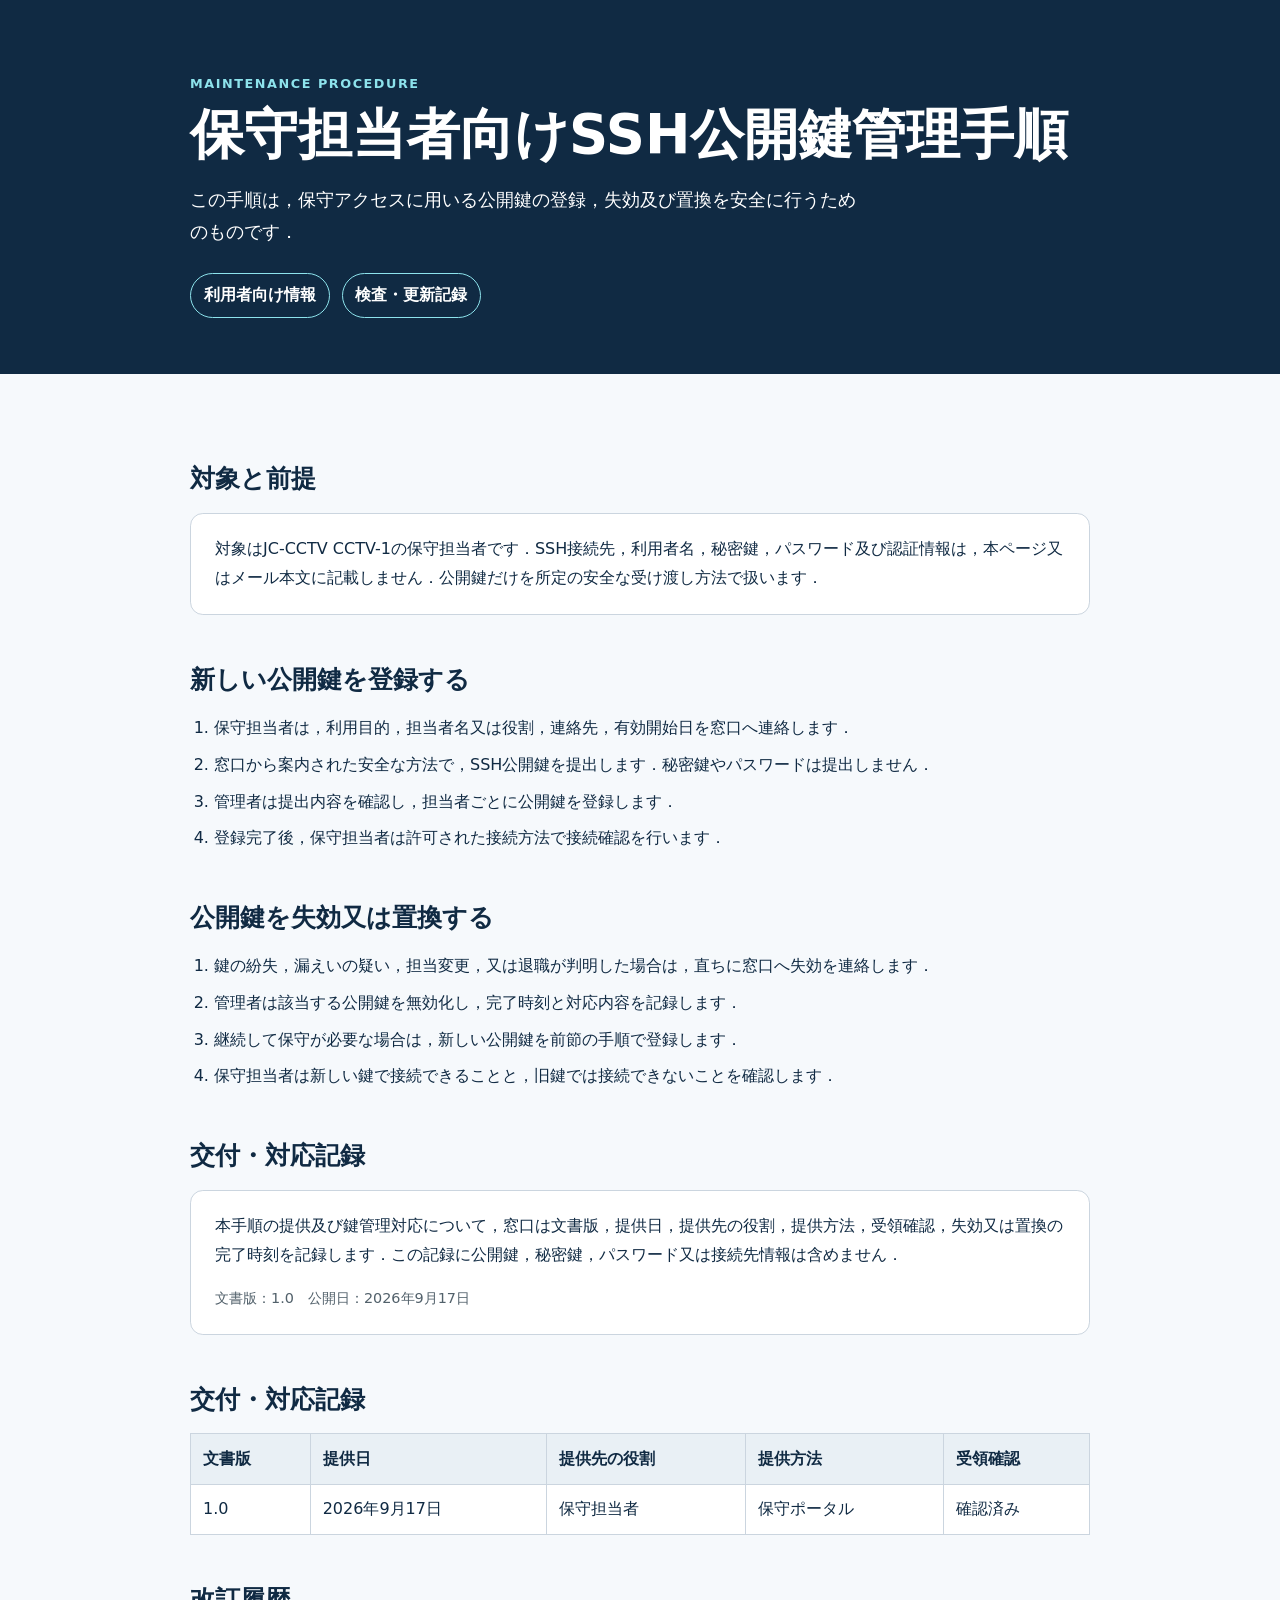
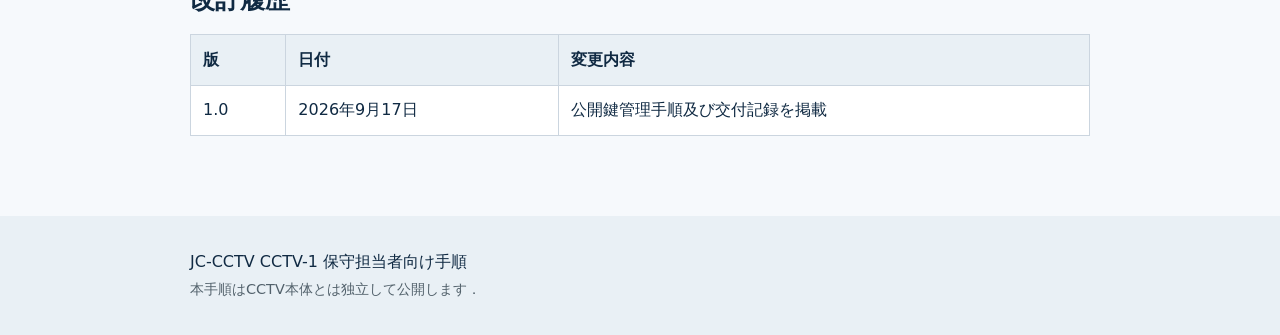
<file: maintenance.html>
<!doctype html>
<html lang="ja">
<head>
  <meta charset="utf-8">
  <meta name="viewport" content="width=device-width, initial-scale=1">
  <meta name="description" content="JC-CCTVの保守担当者向けSSH公開鍵管理手順です．">
  <title>JC-CCTV 保守担当者向け手順</title>
  <link rel="stylesheet" href="styles.css">
</head>
<body>
  <header class="site-header">
    <div class="wrap">
      <p class="eyebrow">MAINTENANCE PROCEDURE</p>
      <h1>保守担当者向けSSH公開鍵管理手順</h1>
      <p class="lead">この手順は，保守アクセスに用いる公開鍵の登録，失効及び置換を安全に行うためのものです．</p>
      <nav class="site-nav" aria-label="関連情報"><a href="index.html">利用者向け情報</a><a href="inspection-records.html">検査・更新記録</a></nav>
    </div>
  </header>

  <main class="wrap">
    <section aria-labelledby="scope-title">
      <h2 id="scope-title">対象と前提</h2>
      <div class="panel">
        <p>対象はJC-CCTV CCTV-1の保守担当者です．SSH接続先，利用者名，秘密鍵，パスワード及び認証情報は，本ページ又はメール本文に記載しません．公開鍵だけを所定の安全な受け渡し方法で扱います．</p>
      </div>
    </section>

    <section aria-labelledby="register-title">
      <h2 id="register-title">新しい公開鍵を登録する</h2>
      <ol>
        <li>保守担当者は，利用目的，担当者名又は役割，連絡先，有効開始日を窓口へ連絡します．</li>
        <li>窓口から案内された安全な方法で，SSH公開鍵を提出します．秘密鍵やパスワードは提出しません．</li>
        <li>管理者は提出内容を確認し，担当者ごとに公開鍵を登録します．</li>
        <li>登録完了後，保守担当者は許可された接続方法で接続確認を行います．</li>
      </ol>
    </section>

    <section aria-labelledby="revoke-title">
      <h2 id="revoke-title">公開鍵を失効又は置換する</h2>
      <ol>
        <li>鍵の紛失，漏えいの疑い，担当変更，又は退職が判明した場合は，直ちに窓口へ失効を連絡します．</li>
        <li>管理者は該当する公開鍵を無効化し，完了時刻と対応内容を記録します．</li>
        <li>継続して保守が必要な場合は，新しい公開鍵を前節の手順で登録します．</li>
        <li>保守担当者は新しい鍵で接続できることと，旧鍵では接続できないことを確認します．</li>
      </ol>
    </section>

    <section aria-labelledby="records-title">
      <h2 id="records-title">交付・対応記録</h2>
      <div class="panel">
        <p>本手順の提供及び鍵管理対応について，窓口は文書版，提供日，提供先の役割，提供方法，受領確認，失効又は置換の完了時刻を記録します．この記録に公開鍵，秘密鍵，パスワード又は接続先情報は含めません．</p>
        <p class="small">文書版：1.0　公開日：2026年9月17日</p>
      </div>
    </section>

    <section aria-labelledby="delivery-title">
      <h2 id="delivery-title">交付・対応記録</h2>
      <table>
        <thead><tr><th>文書版</th><th>提供日</th><th>提供先の役割</th><th>提供方法</th><th>受領確認</th></tr></thead>
        <tbody><tr><td>1.0</td><td>2026年9月17日</td><td>保守担当者</td><td>保守ポータル</td><td>確認済み</td></tr></tbody>
      </table>
    </section>

    <section aria-labelledby="revision-title">
      <h2 id="revision-title">改訂履歴</h2>
      <table><thead><tr><th>版</th><th>日付</th><th>変更内容</th></tr></thead><tbody><tr><td>1.0</td><td>2026年9月17日</td><td>公開鍵管理手順及び交付記録を掲載</td></tr></tbody></table>
    </section>
  </main>

  <footer class="site-footer"><div class="wrap"><p>JC-CCTV CCTV-1 保守担当者向け手順</p><p class="small">本手順はCCTV本体とは独立して公開します．</p></div></footer>
</body>
</html>
</file>
<file: styles.css>
:root {
  color-scheme: light;
  --ink: #102a43;
  --muted: #52616b;
  --paper: #f6f9fc;
  --surface: #ffffff;
  --accent: #007c91;
  --accent-soft: #d9f4f7;
  --line: #cbd5df;
}

* { box-sizing: border-box; }

body {
  margin: 0;
  background: var(--paper);
  color: var(--ink);
  font-family: system-ui, -apple-system, BlinkMacSystemFont, "Hiragino Sans", "Yu Gothic", sans-serif;
  font-size: 1rem;
  line-height: 1.8;
}

.wrap { width: min(900px, calc(100% - 2.5rem)); margin: 0 auto; }

.site-header {
  padding: 4.5rem 0 3.5rem;
  background: var(--ink);
  color: white;
}

.eyebrow { margin: 0 0 .4rem; color: #8de3ec; font-size: .8rem; font-weight: 700; letter-spacing: .12em; }
h1 { margin: 0; font-size: clamp(2rem, 5vw, 3.4rem); line-height: 1.25; }
.lead { max-width: 42rem; margin: 1rem 0 0; font-size: 1.1rem; }
.site-nav { display: flex; flex-wrap: wrap; gap: .75rem; margin-top: 1.5rem; }
.site-nav a { padding: .45rem .8rem; border: 1px solid #8de3ec; border-radius: 999px; color: white; font-weight: 700; text-decoration: none; }
.site-nav a:hover, .site-nav a:focus-visible { background: #ffffff1f; }

main { padding: 2.5rem 0 4rem; }
section { margin-top: 3rem; }
h2 { margin: 0 0 1rem; font-size: 1.55rem; line-height: 1.4; }
h3 { margin-top: 1.5rem; font-size: 1.1rem; }
ul, ol { padding-left: 1.5rem; }
li + li { margin-top: .5rem; }
table { width: 100%; border-collapse: collapse; margin: 1rem 0; background: var(--surface); }
th, td { padding: .65rem .75rem; border: 1px solid var(--line); text-align: left; vertical-align: top; }
th { background: #e9f0f5; }

.panel { padding: 1.35rem 1.5rem; border: 1px solid var(--line); border-radius: .8rem; background: var(--surface); }
.panel > :first-child { margin-top: 0; }
.panel > :last-child { margin-bottom: 0; }
.emphasis { border-color: var(--accent); background: var(--accent-soft); }
.warning { border-color: #d99d22; background: #fff8e7; }
.email { color: var(--ink); font-size: 1.25rem; font-weight: 750; overflow-wrap: anywhere; }
.small, .notice { color: var(--muted); font-size: .9rem; }
.steps { list-style: none; padding: 0; counter-reset: step; }
.steps li { position: relative; min-height: 2.75rem; padding: .25rem 0 .25rem 3.25rem; }
.steps li::before { position: absolute; left: 0; top: .15rem; display: grid; width: 2.25rem; height: 2.25rem; place-items: center; border-radius: 50%; background: var(--ink); color: white; content: counter(step); counter-increment: step; font-weight: 700; }
.steps strong { display: block; }

.site-footer { padding: 2rem 0; background: #e9f0f5; }
.site-footer p { margin: 0; }

@media (max-width: 560px) {
  .site-header { padding: 3rem 0 2.5rem; }
  .wrap { width: min(100% - 2rem, 900px); }
  .panel { padding: 1.1rem; }
  th, td { padding: .5rem; font-size: .9rem; }
}
</file>
